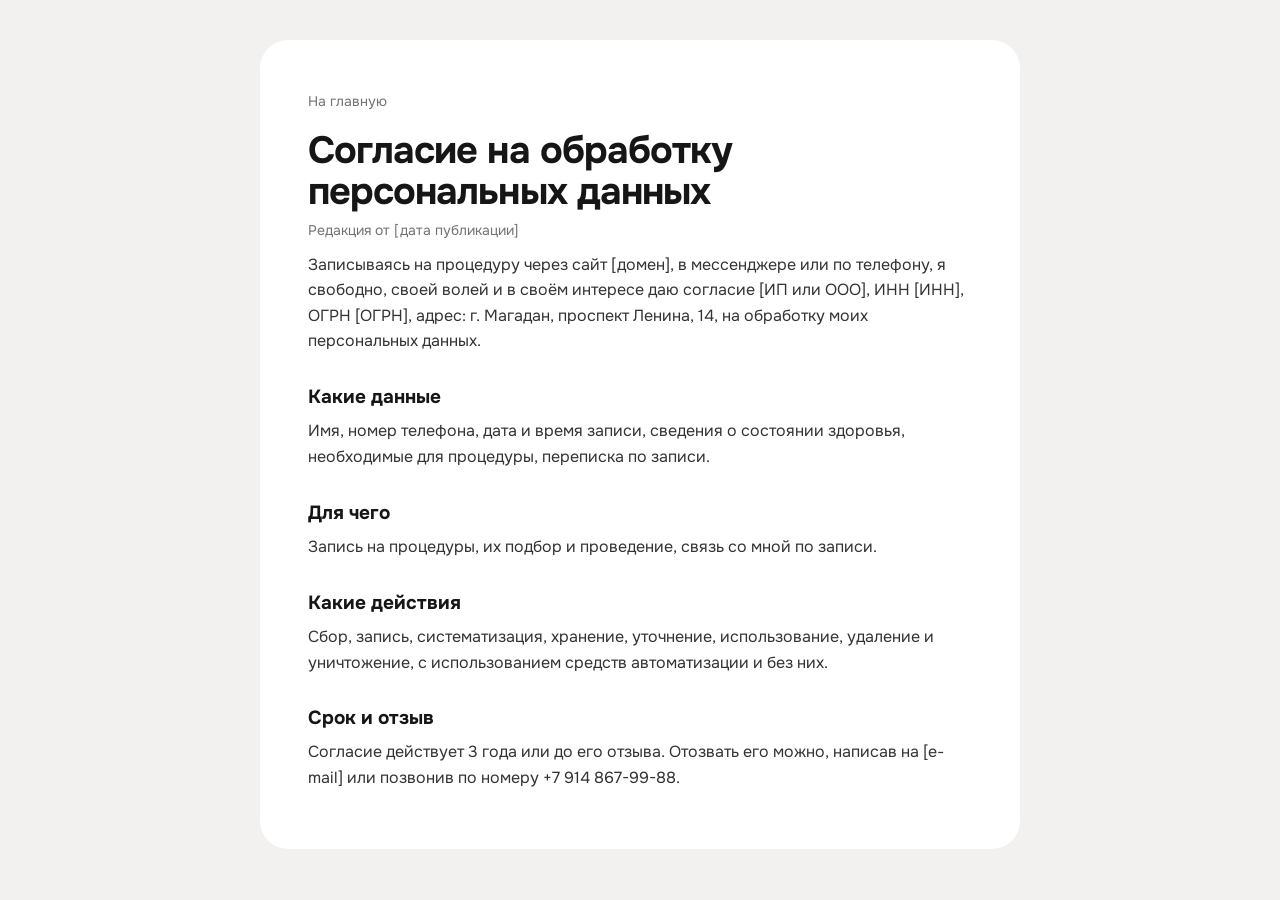
<file: consent.html>
<!doctype html>
<html lang="ru">
<head>
<meta charset="utf-8">
<meta name="viewport" content="width=device-width, initial-scale=1">
<meta name="robots" content="noindex, nofollow">
<title>Согласие на обработку персональных данных | Black Apple</title>
<link rel="icon" href="data:image/svg+xml,%3Csvg xmlns='http://www.w3.org/2000/svg' viewBox='0 0 32 32'%3E%3Crect width='32' height='32' rx='16' fill='%23ff8a3d'/%3E%3Ctext x='16' y='22' text-anchor='middle' font-family='Georgia' font-size='17' fill='%23ffffff'%3EB%3C/text%3E%3C/svg%3E">
<link rel="stylesheet" href="https://fonts.googleapis.com/css2?family=Onest:wght@400;600;700&display=swap">
<link rel="stylesheet" href="doc.css">
</head>
<body>
<main class="doc">
  <a class="back" href="index.html">На главную</a>
  <h1>Согласие на обработку персональных данных</h1>
  <p class="upd">Редакция от [дата публикации]</p>

  <p>Записываясь на процедуру через сайт [домен], в мессенджере или по телефону, я свободно, своей волей и в своём
  интересе даю согласие [ИП или ООО], ИНН [ИНН], ОГРН [ОГРН], адрес:
  г. Магадан, проспект Ленина, 14, на обработку моих персональных данных.</p>

  <h2>Какие данные</h2>
  <p>Имя, номер телефона, дата и время записи, сведения о состоянии здоровья, необходимые для процедуры, переписка по записи.</p>

  <h2>Для чего</h2>
  <p>Запись на процедуры, их подбор и проведение, связь со мной по записи.</p>

  <h2>Какие действия</h2>
  <p>Сбор, запись, систематизация, хранение, уточнение, использование, 
  удаление и уничтожение, с использованием средств автоматизации и без них.</p>

  <h2>Срок и отзыв</h2>
  <p>Согласие действует 3 года или до его отзыва. Отозвать его можно, написав на [e-mail] или позвонив
  по номеру +7 914 867-99-88.</p>
</main>
</body>
</html>
</file>
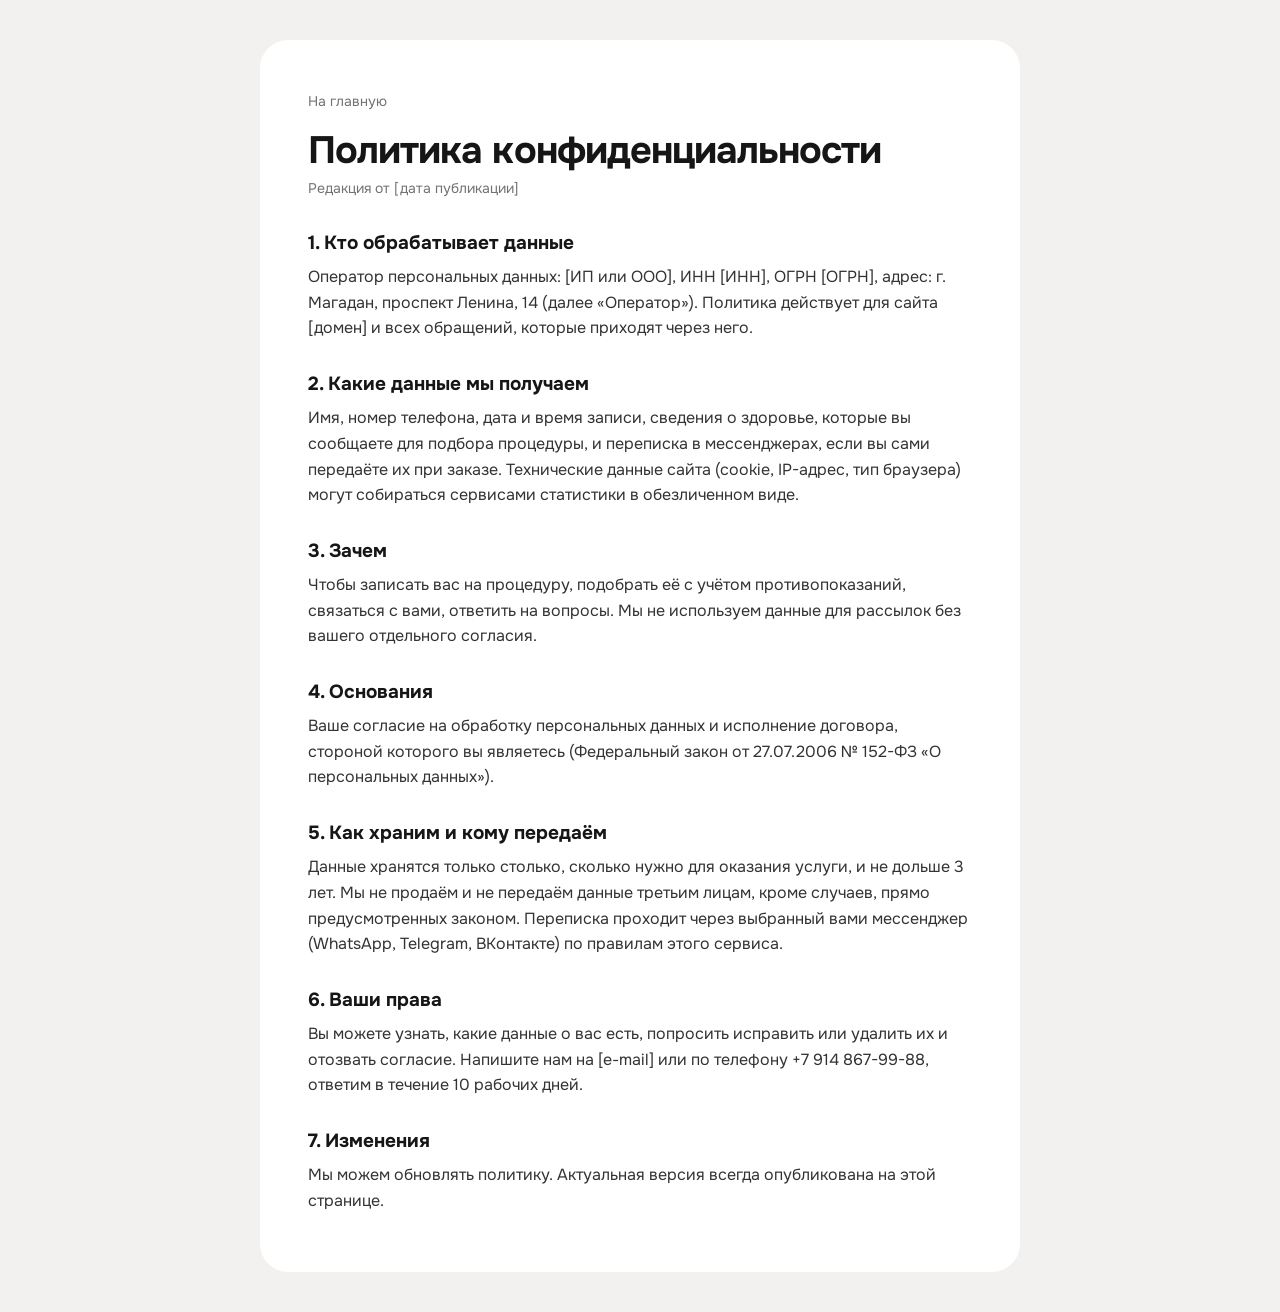
<file: privacy.html>
<!doctype html>
<html lang="ru">
<head>
<meta charset="utf-8">
<meta name="viewport" content="width=device-width, initial-scale=1">
<meta name="robots" content="noindex, nofollow">
<title>Политика конфиденциальности | Black Apple</title>
<link rel="icon" href="data:image/svg+xml,%3Csvg xmlns='http://www.w3.org/2000/svg' viewBox='0 0 32 32'%3E%3Crect width='32' height='32' rx='16' fill='%23ff8a3d'/%3E%3Ctext x='16' y='22' text-anchor='middle' font-family='Georgia' font-size='17' fill='%23ffffff'%3EB%3C/text%3E%3C/svg%3E">
<link rel="stylesheet" href="https://fonts.googleapis.com/css2?family=Onest:wght@400;600;700&display=swap">
<link rel="stylesheet" href="doc.css">
</head>
<body>
<main class="doc">
  <a class="back" href="index.html">На главную</a>
  <h1>Политика конфиденциальности</h1>
  <p class="upd">Редакция от [дата публикации]</p>

  <h2>1. Кто обрабатывает данные</h2>
  <p>Оператор персональных данных: [ИП или ООО], ИНН [ИНН], ОГРН [ОГРН],
  адрес: г. Магадан, проспект Ленина, 14 (далее «Оператор»). Политика действует для сайта [домен] и всех
  обращений, которые приходят через него.</p>

  <h2>2. Какие данные мы получаем</h2>
  <p>Имя, номер телефона, дата и время записи, сведения о здоровье, которые вы сообщаете для подбора процедуры, и переписка в
  мессенджерах, если вы сами передаёте их при заказе. Технические данные сайта (cookie, IP-адрес, тип
  браузера) могут собираться сервисами статистики в обезличенном виде.</p>

  <h2>3. Зачем</h2>
  <p>Чтобы записать вас на процедуру, подобрать её с учётом противопоказаний, связаться с вами,
  ответить на вопросы. Мы не используем данные для рассылок без вашего отдельного согласия.</p>

  <h2>4. Основания</h2>
  <p>Ваше согласие на обработку персональных данных и исполнение договора, стороной которого вы являетесь
  (Федеральный закон от 27.07.2006 № 152-ФЗ «О персональных данных»).</p>

  <h2>5. Как храним и кому передаём</h2>
  <p>Данные хранятся только столько, сколько нужно для оказания услуги, и не дольше 3 лет. Мы не продаём
  и не передаём данные третьим лицам, кроме случаев, прямо
  предусмотренных законом. Переписка проходит через выбранный вами мессенджер (WhatsApp, Telegram,
  ВКонтакте) по правилам этого сервиса.</p>

  <h2>6. Ваши права</h2>
  <p>Вы можете узнать, какие данные о вас есть, попросить исправить или удалить их и отозвать согласие.
  Напишите нам на [e-mail] или по телефону +7 914 867-99-88, ответим в течение 10 рабочих дней.</p>

  <h2>7. Изменения</h2>
  <p>Мы можем обновлять политику. Актуальная версия всегда опубликована на этой странице.</p>
</main>
</body>
</html>
</file>
<file: doc.css>
:root { --page: #f2f1ef; --card: #fff; --ink: #161616; --muted: #727272; --accent: #e86f1f }
* { box-sizing: border-box }
body { margin: 0; background: var(--page); color: var(--ink); font: 400 16px/1.6 "Onest", system-ui, sans-serif; padding: 16px }
.doc { max-width: 760px; margin: 24px auto; background: var(--card); border-radius: 28px; padding: clamp(24px, 5vw, 48px) }
.back { color: var(--muted); text-decoration: none; font-size: 14px }
.back:hover { color: var(--ink) }
h1 { font-size: clamp(28px, 4vw, 38px); letter-spacing: -0.025em; line-height: 1.1; margin: 16px 0 6px }
h2 { font-size: 19px; margin: 28px 0 6px }
p { margin: 0 0 10px; color: #333 }
.upd { color: var(--muted); font-size: 14px }
</file>
